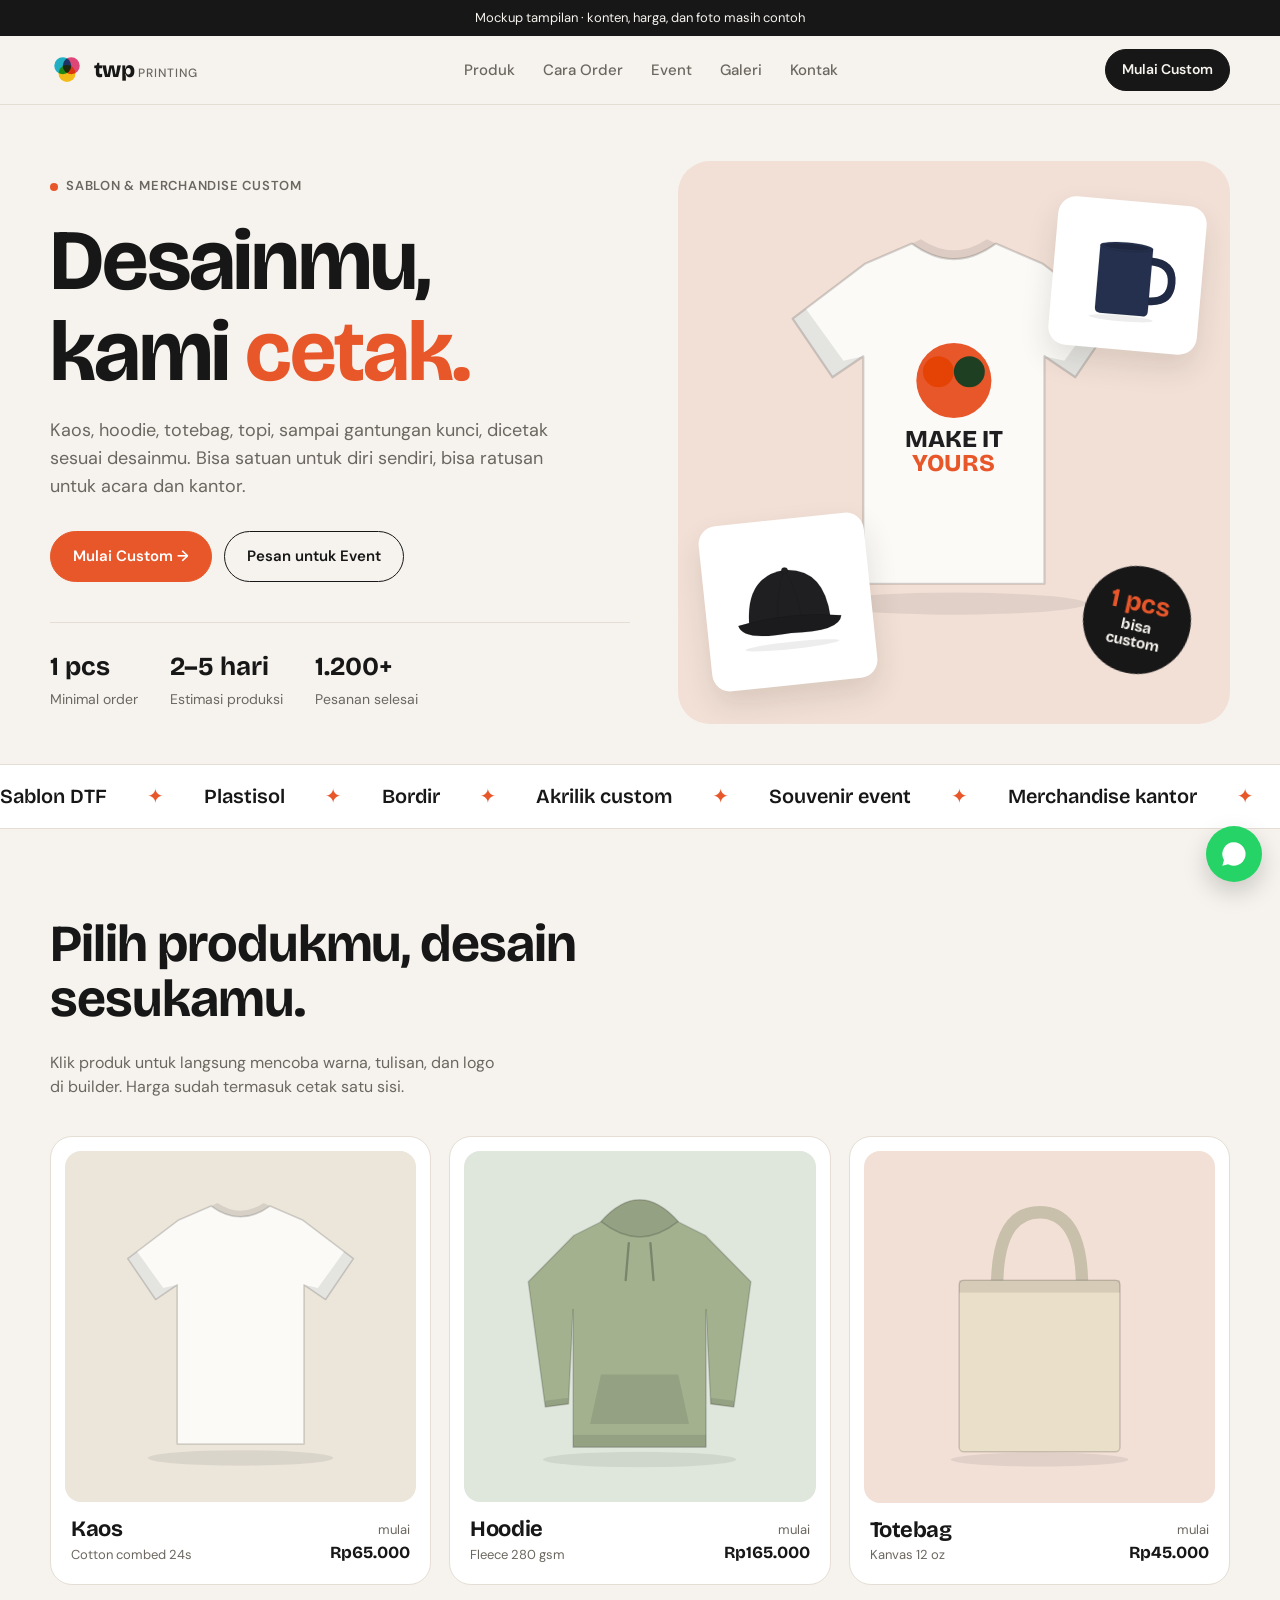
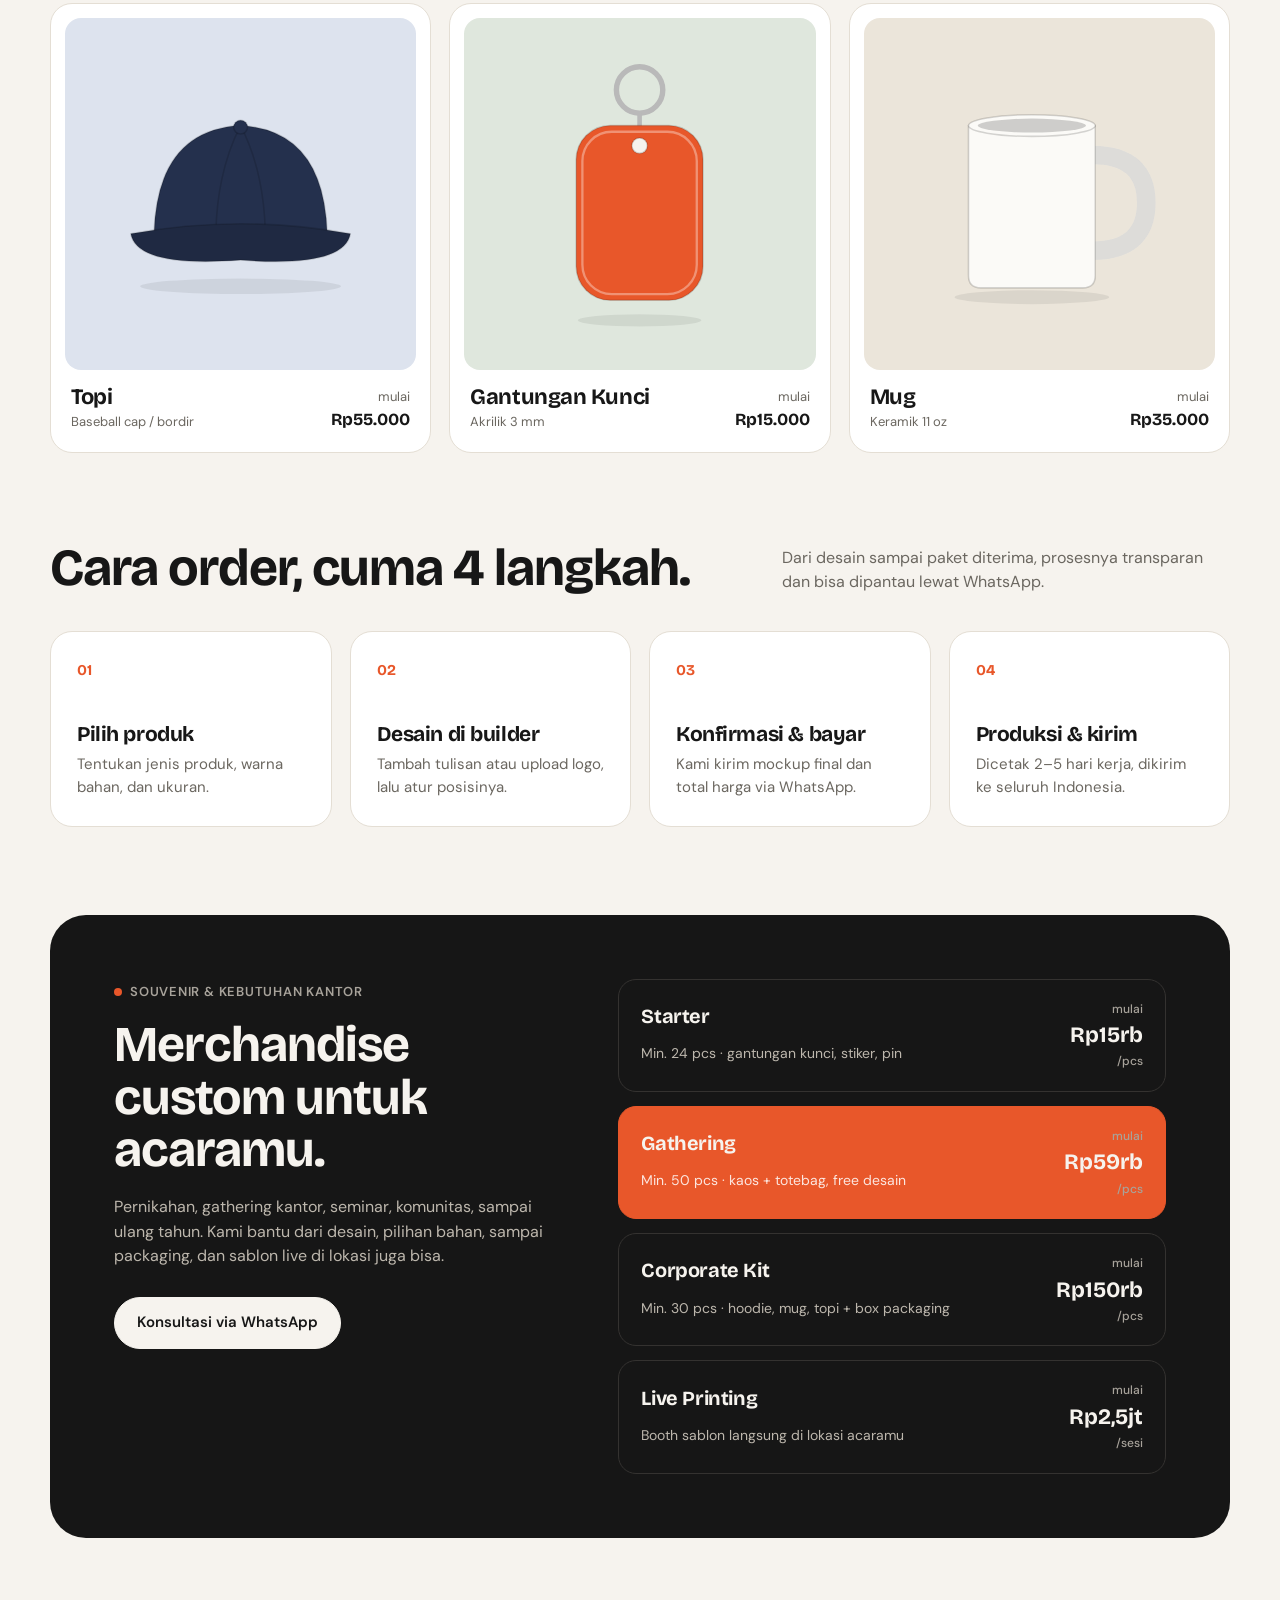
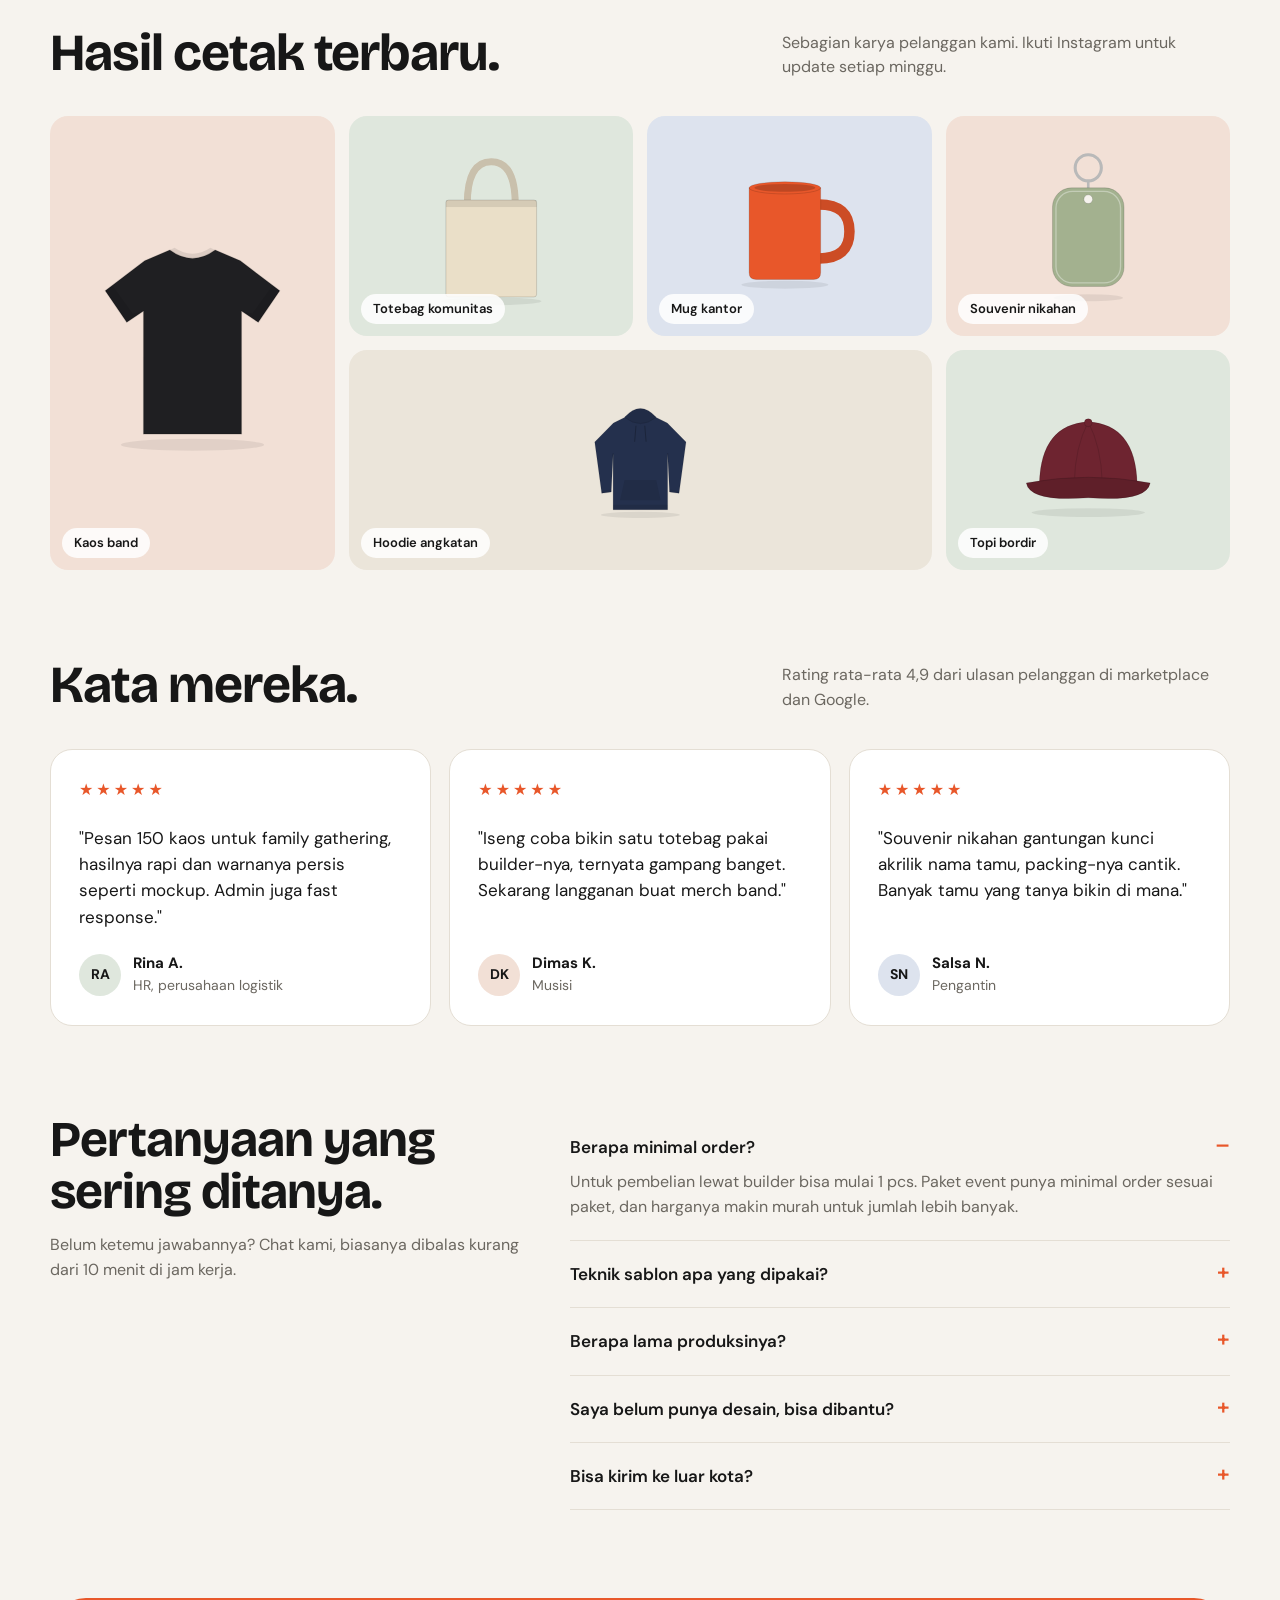
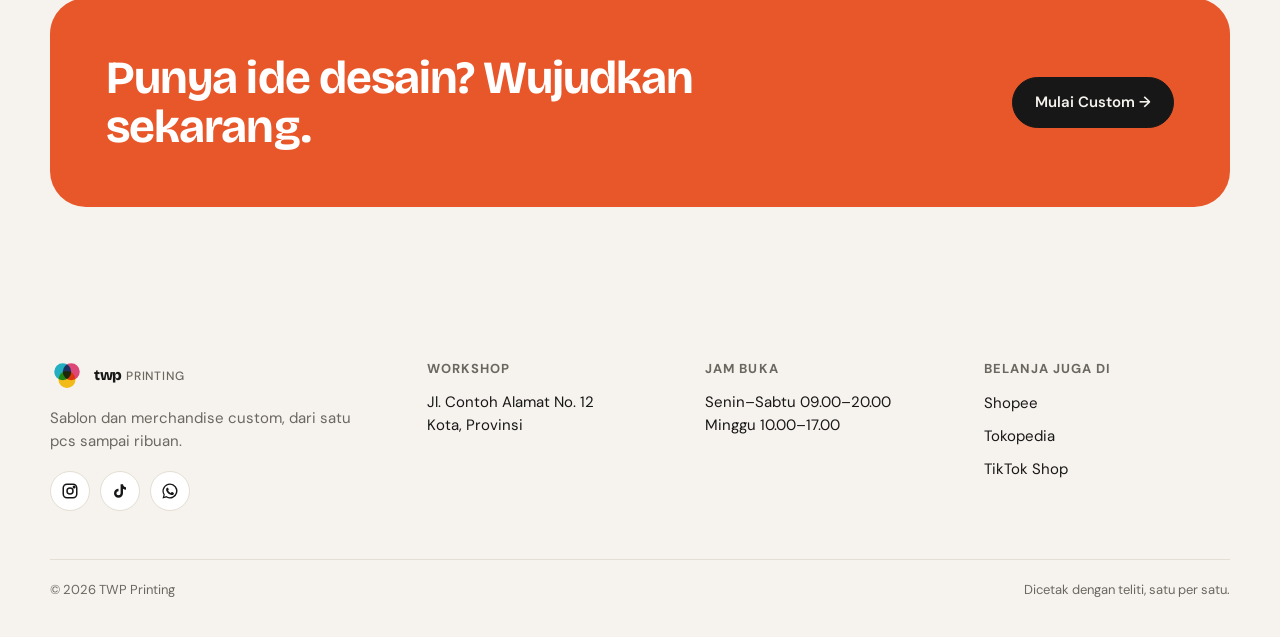
<file: index.html>
<!doctype html>
<html lang="id">
<head>
  <meta charset="utf-8">
  <meta name="viewport" content="width=device-width, initial-scale=1">
  <title>TWP Printing – Sablon Kaos & Merchandise Custom</title>
  <meta name="description" content="TWP Printing: sablon kaos, hoodie, totebag, topi, dan merchandise custom. Bisa satuan, siap untuk souvenir event dan kebutuhan kantor.">
  <link rel="preconnect" href="https://fonts.googleapis.com">
  <link rel="preconnect" href="https://fonts.gstatic.com" crossorigin>
  <link href="https://fonts.googleapis.com/css2?family=Bricolage+Grotesque:opsz,wght@12..96,600;12..96,700;12..96,800&family=DM+Sans:wght@400;500;600;700&display=swap" rel="stylesheet">
  <link rel="stylesheet" href="assets/style.css">
</head>
<body>

<div class="mock-note">Mockup tampilan · konten, harga, dan foto masih contoh</div>

<header class="nav">
  <div class="wrap">
    <a href="index.html" class="logo">
      <svg class="logo-mark" viewBox="0 0 40 40" aria-hidden="true">
        <circle cx="15" cy="15" r="10" fill="#22b8cf" style="mix-blend-mode:multiply"/>
        <circle cx="25" cy="15" r="10" fill="#e64980" style="mix-blend-mode:multiply"/>
        <circle cx="20" cy="24" r="10" fill="#fcc419" style="mix-blend-mode:multiply"/>
      </svg>
      <span>twp<small> printing</small></span>
    </a>
    <nav class="nav-links">
      <a href="#produk">Produk</a>
      <a href="#cara-order">Cara Order</a>
      <a href="#event">Event</a>
      <a href="#galeri">Galeri</a>
      <a href="#kontak">Kontak</a>
    </nav>
    <a href="builder.html" class="btn btn-dark btn-sm">Mulai Custom</a>
    <button class="menu-btn" type="button" aria-label="Menu" aria-expanded="false"><span></span><span></span></button>
  </div>
</header>

<main>
  <!-- HERO -->
  <section class="hero">
    <div class="wrap">
      <div>
        <span class="eyebrow">Sablon & merchandise custom</span>
        <h1>Desainmu,<br>kami <em>cetak.</em></h1>
        <p class="lead">Kaos, hoodie, totebag, topi, sampai gantungan kunci, dicetak sesuai desainmu. Bisa satuan untuk diri sendiri, bisa ratusan untuk acara dan kantor.</p>
        <div class="hero-cta">
          <a href="builder.html" class="btn btn-accent">Mulai Custom →</a>
          <a href="#event" class="btn btn-ghost">Pesan untuk Event</a>
        </div>
        <div class="hero-stats">
          <div><b>1 pcs</b><span>Minimal order</span></div>
          <div><b>2–5 hari</b><span>Estimasi produksi</span></div>
          <div><b>1.200+</b><span>Pesanan selesai</span></div>
        </div>
      </div>
      <div class="hero-visual">
        <div class="main" data-svg="tee" data-color="#fbfaf7" data-print="hero"></div>
        <div class="float-card mug" data-svg="mug" data-color="#24304d"></div>
        <div class="float-card cap" data-svg="cap" data-color="#1f1f22"></div>
        <div class="sticker"><div><b>1 pcs</b>bisa<br>custom</div></div>
      </div>
    </div>
  </section>

  <div class="marquee" aria-hidden="true">
    <div class="marquee-track" id="marquee"></div>
  </div>

  <!-- PRODUK -->
  <section class="block" id="produk">
    <div class="wrap">
      <div class="section-head">
        <h2>Pilih produkmu, desain sesukamu.</h2>
        <p>Klik produk untuk langsung mencoba warna, tulisan, dan logo di builder. Harga sudah termasuk cetak satu sisi.</p>
      </div>
      <div class="products" id="products"></div>
    </div>
  </section>

  <!-- CARA ORDER -->
  <section class="block" id="cara-order" style="padding-top:0">
    <div class="wrap">
      <div class="section-head">
        <h2>Cara order, cuma 4 langkah.</h2>
        <p>Dari desain sampai paket diterima, prosesnya transparan dan bisa dipantau lewat WhatsApp.</p>
      </div>
      <div class="steps">
        <div class="step"><h3>Pilih produk</h3><p>Tentukan jenis produk, warna bahan, dan ukuran.</p></div>
        <div class="step"><h3>Desain di builder</h3><p>Tambah tulisan atau upload logo, lalu atur posisinya.</p></div>
        <div class="step"><h3>Konfirmasi & bayar</h3><p>Kami kirim mockup final dan total harga via WhatsApp.</p></div>
        <div class="step"><h3>Produksi & kirim</h3><p>Dicetak 2–5 hari kerja, dikirim ke seluruh Indonesia.</p></div>
      </div>
    </div>
  </section>

  <!-- EVENT -->
  <section class="block" id="event" style="padding-top:0">
    <div class="wrap">
      <div class="event">
        <div>
          <span class="eyebrow">Souvenir & kebutuhan kantor</span>
          <h2>Merchandise custom untuk acaramu.</h2>
          <p>Pernikahan, gathering kantor, seminar, komunitas, sampai ulang tahun. Kami bantu dari desain, pilihan bahan, sampai packaging, dan sablon live di lokasi juga bisa.</p>
          <a class="btn btn-light wa-link" href="#" data-msg="Halo TWP Printing, saya mau tanya paket souvenir untuk event.">Konsultasi via WhatsApp</a>
        </div>
        <div class="packages">
          <div class="package">
            <h3>Starter</h3>
            <div class="from"><small>mulai</small>Rp15rb<small>/pcs</small></div>
            <p>Min. 24 pcs · gantungan kunci, stiker, pin</p>
          </div>
          <div class="package featured">
            <h3>Gathering</h3>
            <div class="from"><small>mulai</small>Rp59rb<small>/pcs</small></div>
            <p>Min. 50 pcs · kaos + totebag, free desain</p>
          </div>
          <div class="package">
            <h3>Corporate Kit</h3>
            <div class="from"><small>mulai</small>Rp150rb<small>/pcs</small></div>
            <p>Min. 30 pcs · hoodie, mug, topi + box packaging</p>
          </div>
          <div class="package">
            <h3>Live Printing</h3>
            <div class="from"><small>mulai</small>Rp2,5jt<small>/sesi</small></div>
            <p>Booth sablon langsung di lokasi acaramu</p>
          </div>
        </div>
      </div>
    </div>
  </section>

  <!-- GALERI -->
  <section class="block" id="galeri" style="padding-top:0">
    <div class="wrap">
      <div class="section-head">
        <h2>Hasil cetak terbaru.</h2>
        <p>Sebagian karya pelanggan kami. Ikuti Instagram untuk update setiap minggu.</p>
      </div>
      <div class="gallery" id="gallery"></div>
    </div>
  </section>

  <!-- TESTIMONI -->
  <section class="block" style="padding-top:0">
    <div class="wrap">
      <div class="section-head">
        <h2>Kata mereka.</h2>
        <p>Rating rata-rata 4,9 dari ulasan pelanggan di marketplace dan Google.</p>
      </div>
      <div class="testis">
        <div class="testi">
          <div class="stars">★★★★★</div>
          <blockquote>"Pesan 150 kaos untuk family gathering, hasilnya rapi dan warnanya persis seperti mockup. Admin juga fast response."</blockquote>
          <div class="who"><div class="avatar">RA</div><div><b>Rina A.</b><span>HR, perusahaan logistik</span></div></div>
        </div>
        <div class="testi">
          <div class="stars">★★★★★</div>
          <blockquote>"Iseng coba bikin satu totebag pakai builder-nya, ternyata gampang banget. Sekarang langganan buat merch band."</blockquote>
          <div class="who"><div class="avatar" style="background:var(--tile-3)">DK</div><div><b>Dimas K.</b><span>Musisi</span></div></div>
        </div>
        <div class="testi">
          <div class="stars">★★★★★</div>
          <blockquote>"Souvenir nikahan gantungan kunci akrilik nama tamu, packing-nya cantik. Banyak tamu yang tanya bikin di mana."</blockquote>
          <div class="who"><div class="avatar" style="background:var(--tile-4)">SN</div><div><b>Salsa N.</b><span>Pengantin</span></div></div>
        </div>
      </div>
    </div>
  </section>

  <!-- FAQ -->
  <section class="block" style="padding-top:0">
    <div class="wrap faq">
      <div>
        <h2>Pertanyaan yang sering ditanya.</h2>
        <p class="sub">Belum ketemu jawabannya? Chat kami, biasanya dibalas kurang dari 10 menit di jam kerja.</p>
      </div>
      <div>
        <details open><summary>Berapa minimal order?</summary><p>Untuk pembelian lewat builder bisa mulai 1 pcs. Paket event punya minimal order sesuai paket, dan harganya makin murah untuk jumlah lebih banyak.</p></details>
        <details><summary>Teknik sablon apa yang dipakai?</summary><p>DTF untuk desain full color dan satuan, plastisol untuk order banyak, bordir untuk topi dan logo kantor. Kami bantu pilihkan yang paling cocok.</p></details>
        <details><summary>Berapa lama produksinya?</summary><p>Estimasi 2–5 hari kerja setelah desain disetujui dan pembayaran diterima. Order event di atas 100 pcs biasanya 7–10 hari kerja.</p></details>
        <details><summary>Saya belum punya desain, bisa dibantu?</summary><p>Bisa. Tim desain kami gratis revisi 2x untuk order di atas 24 pcs.</p></details>
        <details><summary>Bisa kirim ke luar kota?</summary><p>Bisa, kami kirim ke seluruh Indonesia lewat ekspedisi pilihanmu. Bisa juga ambil langsung di workshop.</p></details>
      </div>
    </div>
  </section>

  <!-- CTA -->
  <section class="block" style="padding-top:0">
    <div class="wrap">
      <div class="cta-band">
        <h2>Punya ide desain? Wujudkan sekarang.</h2>
        <a href="builder.html" class="btn btn-dark">Mulai Custom →</a>
      </div>
    </div>
  </section>
</main>

<footer id="kontak">
  <div class="wrap">
    <div class="foot">
      <div>
        <a href="index.html" class="logo">
          <svg class="logo-mark" viewBox="0 0 40 40" aria-hidden="true">
            <circle cx="15" cy="15" r="10" fill="#22b8cf" style="mix-blend-mode:multiply"/>
            <circle cx="25" cy="15" r="10" fill="#e64980" style="mix-blend-mode:multiply"/>
            <circle cx="20" cy="24" r="10" fill="#fcc419" style="mix-blend-mode:multiply"/>
          </svg>
          <span>twp<small> printing</small></span>
        </a>
        <p class="tagline">Sablon dan merchandise custom, dari satu pcs sampai ribuan.</p>
        <div class="socials">
          <a href="#" aria-label="Instagram"><svg viewBox="0 0 24 24" fill="none" stroke="currentColor" stroke-width="2"><rect x="3" y="3" width="18" height="18" rx="5"/><circle cx="12" cy="12" r="4"/><circle cx="17.5" cy="6.5" r="1" fill="currentColor"/></svg></a>
          <a href="#" aria-label="TikTok"><svg viewBox="0 0 24 24" fill="currentColor"><path d="M16 3c.3 2.3 1.8 3.8 4 4v3.2c-1.5 0-2.8-.4-4-1.2V15a6 6 0 1 1-6-6v3.2a2.8 2.8 0 1 0 2.8 2.8V3H16z"/></svg></a>
          <a href="#" class="wa-link" aria-label="WhatsApp"><svg viewBox="0 0 24 24" fill="currentColor"><path d="M12 2a10 10 0 0 0-8.6 15.1L2 22l5-1.3A10 10 0 1 0 12 2zm0 18.2c-1.6 0-3.1-.4-4.4-1.2l-.3-.2-3 .8.8-2.9-.2-.3A8.2 8.2 0 1 1 12 20.2zm4.5-6.1c-.2-.1-1.5-.7-1.7-.8-.2-.1-.4-.1-.6.1l-.8 1c-.1.2-.3.2-.5.1a6.7 6.7 0 0 1-3.3-2.9c-.2-.4.2-.4.7-1.3.1-.2 0-.3 0-.4l-.8-1.8c-.2-.5-.4-.4-.6-.4h-.5c-.2 0-.4.1-.7.3-.2.3-.9.9-.9 2.2s.9 2.5 1 2.7c.1.2 1.8 2.8 4.4 3.9 1.6.7 2.3.8 3.1.6.5-.1 1.5-.6 1.7-1.2.2-.6.2-1.1.2-1.2-.1-.1-.3-.2-.5-.3z"/></svg></a>
        </div>
      </div>
      <div>
        <h4>Workshop</h4>
        <p>Jl. Contoh Alamat No. 12<br>Kota, Provinsi</p>
      </div>
      <div>
        <h4>Jam buka</h4>
        <p>Senin–Sabtu 09.00–20.00<br>Minggu 10.00–17.00</p>
      </div>
      <div>
        <h4>Belanja juga di</h4>
        <ul><li><a href="#">Shopee</a></li><li><a href="#">Tokopedia</a></li><li><a href="#">TikTok Shop</a></li></ul>
      </div>
    </div>
    <div class="copy"><span>© 2026 TWP Printing</span><span>Dicetak dengan teliti, satu per satu.</span></div>
  </div>
</footer>

<a class="wa-float wa-link" href="#" aria-label="Chat WhatsApp">
  <svg viewBox="0 0 24 24" fill="#fff"><path d="M12 2a10 10 0 0 0-8.6 15.1L2 22l5-1.3A10 10 0 1 0 12 2zm4.5 12.1c-.2-.1-1.5-.7-1.7-.8-.2-.1-.4-.1-.6.1l-.8 1c-.1.2-.3.2-.5.1a6.7 6.7 0 0 1-3.3-2.9c-.2-.4.2-.4.7-1.3.1-.2 0-.3 0-.4l-.8-1.8c-.2-.5-.4-.4-.6-.4h-.5c-.2 0-.4.1-.7.3-.2.3-.9.9-.9 2.2s.9 2.5 1 2.7c.1.2 1.8 2.8 4.4 3.9 1.6.7 2.3.8 3.1.6.5-.1 1.5-.6 1.7-1.2.2-.6.2-1.1.2-1.2-.1-.1-.3-.2-.5-.3z"/></svg>
</a>

<script src="assets/products.js"></script>
<script src="assets/site.js"></script>
<script>
  const WA = '6281200000000'; // ganti dengan nomor WhatsApp TWP Printing
  document.querySelectorAll('.wa-link').forEach(a => {
    const msg = a.dataset.msg || 'Halo TWP Printing, saya mau tanya soal custom printing.';
    a.href = `https://wa.me/${WA}?text=${encodeURIComponent(msg)}`;
    a.target = '_blank'; a.rel = 'noopener';
  });

  // Ilustrasi di hero
  document.querySelectorAll('[data-svg]').forEach(el => {
    el.innerHTML = PRODUCTS[el.dataset.svg].svg(el.dataset.color);
  });
  // Contoh desain di kaos hero
  const heroSvg = document.querySelector('[data-print="hero"] svg');
  heroSvg.insertAdjacentHTML('beforeend', `
    <g font-family="Bricolage Grotesque, sans-serif" text-anchor="middle">
      <circle cx="200" cy="168" r="34" fill="#e8572a"/>
      <circle cx="186" cy="160" r="14" fill="#fcc419" style="mix-blend-mode:multiply"/>
      <circle cx="214" cy="160" r="14" fill="#22b8cf" style="mix-blend-mode:multiply"/>
      <text x="200" y="228" font-size="22" font-weight="800" fill="#1f1f22">MAKE IT</text>
      <text x="200" y="250" font-size="22" font-weight="800" fill="#e8572a">YOURS</text>
    </g>`);

  // Marquee
  const words = ['Sablon DTF', 'Plastisol', 'Bordir', 'Akrilik custom', 'Souvenir event', 'Merchandise kantor', 'Bisa satuan'];
  document.getElementById('marquee').innerHTML = [...words, ...words].map(w => `<span>${w}</span>`).join('');

  // Kartu produk
  const tiles = ['var(--tile-1)', 'var(--tile-2)', 'var(--tile-3)', 'var(--tile-4)', 'var(--tile-2)', 'var(--tile-1)'];
  const cardColor = { tee: '#fbfaf7', hoodie: '#a3b18f', tote: '#eadfc8', cap: '#24304d', keychain: '#e8572a', mug: '#fbfaf7' };
  document.getElementById('products').innerHTML = Object.entries(PRODUCTS).map(([key, p], i) => `
    <a class="product-card" href="builder.html?p=${key}">
      <div class="thumb" style="background:${tiles[i]}">${p.svg(cardColor[key])}</div>
      <div class="meta">
        <div><h3>${p.name}</h3><span class="tag">${p.tag}</span></div>
        <div class="price">mulai<b>${rupiah(p.price)}</b></div>
      </div>
    </a>`).join('');

  // Galeri (placeholder foto)
  const gal = [
    ['tee', '#1f1f22', 'tall', 'var(--tile-3)', 'Kaos band'],
    ['tote', '#eadfc8', '', 'var(--tile-2)', 'Totebag komunitas'],
    ['mug', '#e8572a', '', 'var(--tile-4)', 'Mug kantor'],
    ['hoodie', '#24304d', 'wide', 'var(--tile-1)', 'Hoodie angkatan'],
    ['keychain', '#a3b18f', '', 'var(--tile-3)', 'Souvenir nikahan'],
    ['cap', '#6e2430', '', 'var(--tile-2)', 'Topi bordir'],
  ];
  document.getElementById('gallery').innerHTML = gal.map(([k, c, cls, bg, cap]) =>
    `<figure class="${cls}" style="background:${bg}">${PRODUCTS[k].svg(c)}<figcaption>${cap}</figcaption></figure>`).join('');
</script>
</body>
</html>
</file>
<file: assets/style.css>
:root {
  --bg: #f6f3ee;
  --surface: #ffffff;
  --ink: #171717;
  --muted: #6b6760;
  --line: #e4ded4;
  --accent: #e8572a;
  --accent-ink: #ffffff;
  --tile-1: #ebe5da;
  --tile-2: #dfe7dd;
  --tile-3: #f2e0d6;
  --tile-4: #dde3ee;
  --dark: #161616;
  --radius: 22px;
  --wrap: 1180px;
  --font-head: "Bricolage Grotesque", system-ui, sans-serif;
  --font-body: "DM Sans", system-ui, sans-serif;
}

* { box-sizing: border-box; }
html { scroll-behavior: smooth; }
body {
  margin: 0;
  background: var(--bg);
  color: var(--ink);
  font-family: var(--font-body);
  font-size: 16px;
  line-height: 1.55;
  -webkit-font-smoothing: antialiased;
}
img, svg { display: block; max-width: 100%; }
a { color: inherit; text-decoration: none; }
h1, h2, h3 { font-family: var(--font-head); line-height: 1.05; margin: 0; letter-spacing: -0.02em; }
p { margin: 0; }
.wrap { width: min(var(--wrap), 100% - 32px); margin-inline: auto; }

/* Buttons */
.btn {
  display: inline-flex; align-items: center; justify-content: center; gap: 8px;
  padding: 13px 22px; border-radius: 999px; font-weight: 600; font-size: 15px;
  border: 1.5px solid var(--ink); cursor: pointer; transition: transform .15s, background .15s;
  font-family: inherit; white-space: nowrap;
}
.btn:hover { transform: translateY(-1px); }
.btn-dark { background: var(--ink); color: var(--bg); }
.btn-accent { background: var(--accent); border-color: var(--accent); color: var(--accent-ink); }
.btn-ghost { background: transparent; color: var(--ink); }
.btn-light { background: var(--bg); color: var(--ink); border-color: var(--bg); }
.btn-sm { padding: 9px 16px; font-size: 14px; }

/* Nav */
.nav { position: sticky; top: 0; z-index: 20; background: rgba(246, 243, 238, .88); backdrop-filter: blur(10px); border-bottom: 1px solid var(--line); }
.nav .wrap { display: flex; align-items: center; justify-content: space-between; height: 68px; gap: 16px; }
.logo { display: flex; align-items: center; gap: 10px; font-family: var(--font-head); font-weight: 800; font-size: 22px; letter-spacing: -0.03em; }
.logo small { font-family: var(--font-body); font-weight: 500; font-size: 12px; color: var(--muted); letter-spacing: .08em; text-transform: uppercase; }
.logo-mark { width: 34px; height: 34px; }
.nav-links { display: flex; gap: 28px; font-size: 15px; font-weight: 500; }
.nav-links a { color: var(--muted); }
.nav-links a:hover { color: var(--ink); }

/* Hero */
.hero { padding: 56px 0 40px; }
.hero .wrap { display: grid; grid-template-columns: 1.05fr 1fr; gap: 48px; align-items: center; }
.eyebrow { display: inline-flex; align-items: center; gap: 8px; font-size: 13px; font-weight: 600; letter-spacing: .06em; text-transform: uppercase; color: var(--muted); }
.eyebrow::before { content: ""; width: 8px; height: 8px; border-radius: 50%; background: var(--accent); }
.hero h1 { font-size: clamp(44px, 7vw, 86px); margin: 18px 0 20px; }
.hero h1 em { font-style: normal; color: var(--accent); }
.hero p.lead { font-size: 18px; color: var(--muted); max-width: 30em; }
.hero-cta { display: flex; gap: 12px; margin-top: 30px; flex-wrap: wrap; }
.hero-stats { display: flex; gap: 32px; margin-top: 40px; padding-top: 24px; border-top: 1px solid var(--line); flex-wrap: wrap; }
.hero-stats b { display: block; font-family: var(--font-head); font-size: 26px; }
.hero-stats span { font-size: 14px; color: var(--muted); }

.hero-visual { position: relative; aspect-ratio: 1 / 1.02; border-radius: 32px; background: var(--tile-3); overflow: hidden; }
.hero-visual .main { position: absolute; inset: 6% 10% 10%; }
.float-card { position: absolute; background: var(--surface); border-radius: 18px; padding: 10px; box-shadow: 0 14px 30px rgba(40, 30, 20, .12); }
.float-card svg { width: 100%; }
.float-card.cap { width: 30%; left: 5%; bottom: 7%; transform: rotate(-6deg); }
.float-card.mug { width: 27%; right: 5%; top: 7%; transform: rotate(5deg); }
.sticker {
  position: absolute; right: 7%; bottom: 9%; width: 108px; height: 108px; border-radius: 50%;
  background: var(--ink); color: var(--bg); display: grid; place-items: center; text-align: center;
  font-family: var(--font-head); font-weight: 700; font-size: 15px; line-height: 1.1; transform: rotate(12deg);
}
.sticker b { display: block; font-size: 26px; color: var(--accent); }

/* Marquee */
.marquee { overflow: hidden; border-block: 1px solid var(--line); background: var(--surface); }
.marquee-track { display: flex; gap: 40px; padding: 16px 0; width: max-content; animation: scroll 32s linear infinite; font-family: var(--font-head); font-size: 20px; font-weight: 600; }
.marquee-track span { display: inline-flex; align-items: center; gap: 40px; white-space: nowrap; }
.marquee-track span::after { content: "✦"; color: var(--accent); }
@keyframes scroll { to { transform: translateX(-50%); } }
@media (prefers-reduced-motion: reduce) { .marquee-track { animation: none; } }

/* Sections */
section.block { padding: 88px 0; }
.section-head { display: flex; justify-content: space-between; align-items: end; gap: 24px; margin-bottom: 36px; flex-wrap: wrap; }
.section-head h2 { font-size: clamp(32px, 4.6vw, 52px); max-width: 14em; }
.section-head p { color: var(--muted); max-width: 28em; }

/* Products */
.products { display: grid; grid-template-columns: repeat(3, 1fr); gap: 18px; }
.product-card { background: var(--surface); border-radius: var(--radius); padding: 14px; display: flex; flex-direction: column; transition: transform .2s, box-shadow .2s; border: 1px solid var(--line); }
.product-card:hover { transform: translateY(-4px); box-shadow: 0 18px 36px rgba(40, 30, 20, .09); }
.product-card .thumb { border-radius: 16px; aspect-ratio: 4 / 3.3; display: grid; place-items: center; padding: 6%; }
.product-card .thumb svg { height: 100%; width: auto; }
.product-card .meta { display: flex; justify-content: space-between; align-items: end; padding: 16px 6px 4px; gap: 12px; }
.product-card h3 { font-size: 22px; }
.product-card .tag { font-size: 13px; color: var(--muted); }
.product-card .price { font-size: 13px; color: var(--muted); text-align: right; white-space: nowrap; }
.product-card .price b { display: block; font-size: 17px; color: var(--ink); font-family: var(--font-head); }

/* Steps */
.steps { display: grid; grid-template-columns: repeat(4, 1fr); gap: 18px; counter-reset: step; }
.step { background: var(--surface); border-radius: var(--radius); padding: 26px; border: 1px solid var(--line); }
.step::before { counter-increment: step; content: "0" counter(step); font-family: var(--font-head); font-weight: 700; font-size: 15px; color: var(--accent); }
.step h3 { font-size: 21px; margin: 40px 0 8px; }
.step p { color: var(--muted); font-size: 15px; }

/* Event */
.event { background: var(--dark); color: var(--bg); border-radius: 36px; padding: 64px; display: grid; grid-template-columns: 1fr 1.2fr; gap: 48px; }
.event .eyebrow { color: #a8a39b; }
.event h2 { font-size: clamp(32px, 4.4vw, 50px); margin: 16px 0 18px; }
.event p { color: #bdb7ad; }
.event .btn { margin-top: 28px; }
.packages { display: grid; gap: 14px; }
.package { border: 1px solid #343230; border-radius: 18px; padding: 20px 22px; display: grid; grid-template-columns: 1fr auto; gap: 4px 16px; align-items: center; }
.package.featured { background: var(--accent); border-color: var(--accent); }
.package.featured p, .package.featured small { color: rgba(255, 255, 255, .85); }
.package h3 { font-size: 20px; }
.package p { font-size: 14px; }
.package .from { grid-row: span 2; text-align: right; font-family: var(--font-head); font-size: 22px; font-weight: 700; }
.package .from small { display: block; font-family: var(--font-body); font-size: 12px; font-weight: 500; color: #a8a39b; }

/* Gallery */
.gallery { display: grid; grid-template-columns: repeat(4, 1fr); grid-auto-rows: 220px; grid-auto-flow: dense; gap: 14px; }
.gallery figure { margin: 0; border-radius: 18px; position: relative; overflow: hidden; display: grid; place-items: center; padding: 8%; }
.gallery figure.tall { grid-row: span 2; }
.gallery figure.wide { grid-column: span 2; }
.gallery figure svg { height: 100%; width: auto; }
.gallery figcaption { position: absolute; left: 12px; bottom: 12px; background: rgba(255, 255, 255, .85); padding: 5px 12px; border-radius: 999px; font-size: 13px; font-weight: 600; }

/* Testimonials */
.testis { display: grid; grid-template-columns: repeat(3, 1fr); gap: 18px; }
.testi { background: var(--surface); border-radius: var(--radius); padding: 28px; border: 1px solid var(--line); display: flex; flex-direction: column; gap: 22px; }
.testi .stars { color: var(--accent); letter-spacing: 3px; }
.testi blockquote { margin: 0; font-size: 17px; }
.testi .who { display: flex; align-items: center; gap: 12px; margin-top: auto; font-size: 14px; }
.testi .who b { display: block; font-size: 15px; }
.testi .who span { color: var(--muted); }
.avatar { width: 42px; height: 42px; border-radius: 50%; display: grid; place-items: center; font-weight: 700; background: var(--tile-2); }

/* FAQ */
.faq { display: grid; grid-template-columns: 1fr 1.4fr; gap: 48px; }
.faq h2 { font-size: clamp(32px, 4.4vw, 50px); }
.faq p.sub { color: var(--muted); margin-top: 14px; }
details { border-bottom: 1px solid var(--line); padding: 20px 0; }
details summary { cursor: pointer; list-style: none; display: flex; justify-content: space-between; gap: 16px; font-weight: 600; font-size: 17px; }
details summary::-webkit-details-marker { display: none; }
details summary::after { content: "+"; font-size: 22px; line-height: 1; color: var(--accent); }
details[open] summary::after { content: "–"; }
details p { color: var(--muted); margin-top: 10px; }

/* CTA + footer */
.cta-band { background: var(--accent); color: var(--accent-ink); border-radius: 36px; padding: 56px; display: flex; justify-content: space-between; align-items: center; gap: 24px; flex-wrap: wrap; }
.cta-band h2 { font-size: clamp(30px, 4vw, 46px); max-width: 15em; }
footer { padding: 64px 0 36px; }
.foot { display: grid; grid-template-columns: 1.4fr 1fr 1fr 1fr; gap: 32px; }
.foot h4 { margin: 0 0 12px; font-size: 13px; text-transform: uppercase; letter-spacing: .08em; color: var(--muted); }
.foot p, .foot a { font-size: 15px; }
.foot ul { list-style: none; padding: 0; margin: 0; display: grid; gap: 8px; }
.foot .tagline { color: var(--muted); margin-top: 14px; max-width: 22em; }
.socials { display: flex; gap: 10px; margin-top: 18px; }
.socials a { width: 40px; height: 40px; border-radius: 50%; border: 1px solid var(--line); display: grid; place-items: center; background: var(--surface); }
.socials svg { width: 18px; height: 18px; }
.copy { margin-top: 48px; padding-top: 20px; border-top: 1px solid var(--line); display: flex; justify-content: space-between; font-size: 13px; color: var(--muted); gap: 12px; flex-wrap: wrap; }

.wa-float { position: fixed; right: 18px; bottom: 18px; z-index: 30; width: 56px; height: 56px; border-radius: 50%; background: #25d366; display: grid; place-items: center; box-shadow: 0 10px 24px rgba(0, 0, 0, .18); }
.wa-float svg { width: 28px; height: 28px; }

.mock-note { background: var(--ink); color: var(--bg); text-align: center; font-size: 13px; padding: 8px 16px; }

/* Responsive */
@media (max-width: 960px) {
  .hero .wrap, .event, .faq { grid-template-columns: 1fr; }
  .products, .testis { grid-template-columns: repeat(2, 1fr); }
  .steps { grid-template-columns: repeat(2, 1fr); }
  .gallery { grid-template-columns: repeat(2, 1fr); grid-auto-rows: 180px; }
  .foot { grid-template-columns: 1fr 1fr; }
  .event, .cta-band { padding: 40px 28px; }
}
@media (max-width: 720px) {
  .nav-links { display: none; }
  .hero { padding-top: 32px; }
  section.block { padding: 64px 0; }
  .products, .testis, .steps { grid-template-columns: 1fr; }
  .gallery figure.wide { grid-column: span 2; }
  .sticker { width: 86px; height: 86px; font-size: 12px; }
  .sticker b { font-size: 20px; }
  .event, .cta-band { border-radius: 26px; }
}

[hidden] { display: none !important; }
.hero .wrap > *, .products > *, .steps > *, .testis > *, .faq > *, .event > * { min-width: 0; }

/* Menu mobile */
.menu-btn { display: none; width: 42px; height: 42px; border-radius: 50%; border: 1.5px solid var(--line); background: var(--surface); cursor: pointer; padding: 0; flex-direction: column; align-items: center; justify-content: center; gap: 5px; }
.menu-btn span { width: 16px; height: 2px; background: var(--ink); border-radius: 2px; transition: transform .2s; }
.nav.open .menu-btn span:first-child { transform: translateY(3.5px) rotate(45deg); }
.nav.open .menu-btn span:last-child { transform: translateY(-3.5px) rotate(-45deg); }

@media (max-width: 720px) {
  .nav .wrap { gap: 10px; }
  .nav .wrap > .btn { margin-left: auto; }
  .menu-btn { display: flex; }
  .nav.open .nav-links { display: flex; position: absolute; top: 68px; left: 0; right: 0; flex-direction: column; gap: 0; background: var(--bg); border-bottom: 1px solid var(--line); padding: 8px 16px 16px; box-shadow: 0 16px 30px rgba(40, 30, 20, .08); }
  .nav.open .nav-links a { padding: 14px 4px; border-bottom: 1px solid var(--line); color: var(--ink); font-size: 17px; }
  .nav.open .nav-links a:last-child { border-bottom: 0; }

  .hero-stats { gap: 18px; justify-content: space-between; }
  .hero-stats b { font-size: 21px; }
  .hero-stats span { font-size: 12px; }

  .products { grid-template-columns: repeat(2, 1fr); gap: 12px; }
  .product-card { padding: 8px; border-radius: 18px; }
  .product-card .thumb { border-radius: 12px; aspect-ratio: 1; }
  .product-card .meta { flex-direction: column; align-items: flex-start; gap: 6px; padding: 10px 4px 4px; }
  .product-card h3 { font-size: 17px; }
  .product-card .tag { font-size: 12px; }
  .product-card .price { text-align: left; font-size: 12px; }
  .product-card .price b { display: inline; font-size: 15px; margin-left: 4px; }

  .steps { grid-template-columns: repeat(2, 1fr); gap: 12px; }
  .step { padding: 18px; border-radius: 18px; }
  .step h3 { font-size: 17px; margin: 14px 0 6px; }
  .step p { font-size: 14px; }

  .section-head { margin-bottom: 24px; }
  .gallery { grid-auto-rows: 150px; gap: 10px; }
  .foot { grid-template-columns: 1fr 1fr; gap: 28px 20px; }
  .foot > div:first-child { grid-column: span 2; }
}
</file>
